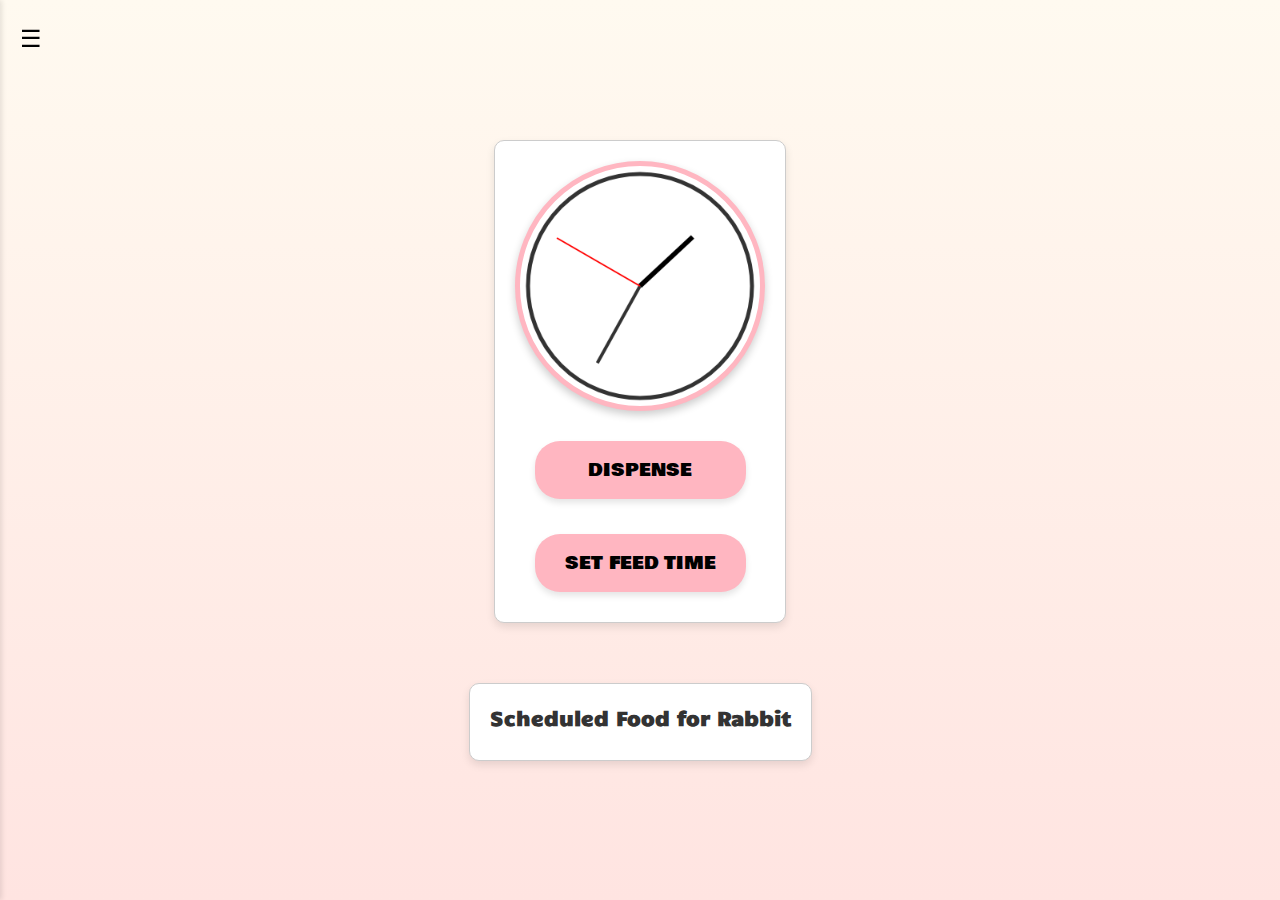
<file: index.html>
<!DOCTYPE html>
<html lang="en">
<head>
    <meta charset="UTF-8" />
    <meta name="viewport" content="width=device-width, initial-scale=1.0" />
    <title>Responsive Clock</title>
    <link rel="stylesheet" href="style.css" />

    <!-- Google Fonts -->
    <link rel="preconnect" href="https://fonts.googleapis.com" />
    <link rel="preconnect" href="https://fonts.gstatic.com" crossorigin />
    <link href="https://fonts.googleapis.com/css2?family=Bowlby+One&family=Candal&display=swap" rel="stylesheet" />
</head>
<body>
    <!-- Sidebar -->
    <div class="sidebar" id="sidebar">
        <div class="toggle-icon" id="toggleIcon">&#9776;</div> <!-- Hamburger Icon -->
        <h2>Menu</h2>
        <ul>
            <li><a href="database.html">Data Logs</a></li>
            <li><a href="AboutUs.html">About Us</a></li>
        </ul>
    </div>

    <!-- Main Content -->
    <div class="main-content">
        <div class="container">
            <!-- Clock and Buttons Container -->
            <div class="clock-buttons-container">
                <canvas id="canvasClock" width="300" height="300"></canvas>
                <div class="button-container">
                    <button id="dispense">DISPENSE</button>
                    <button id="setFeedTime" onclick="location.href='setfeedtime.html'">SET FEED TIME</button>
                </div>
            </div>

            <!-- Scheduled Food Section -->
            <div class="scheduled-food-container">
                <h2>Scheduled Food for Rabbit</h2>
                <ul id="scheduledFoodList"></ul>
            </div>
        </div>
    </div>

    <!-- External Scripts -->
    <script src="sidebar.js"></script>
    <script src="script.js"></script>

    <!-- Inline Script: Load Scheduled Times -->
    <script>
        document.addEventListener('DOMContentLoaded', loadScheduledTimes);

        function loadScheduledTimes() {
            const scheduledTimes = JSON.parse(localStorage.getItem('scheduledTimes')) || [];
            const scheduledFoodList = document.getElementById('scheduledFoodList');
            scheduledFoodList.innerHTML = '';

            scheduledTimes.forEach((time, index) => {
                const listItem = document.createElement('li');
                listItem.textContent = `${time.date} at ${time.time}`;

                const deleteButton = document.createElement('button');
                deleteButton.textContent = 'Delete';
                deleteButton.onclick = () => deleteScheduledTime(index);

                listItem.appendChild(deleteButton);
                scheduledFoodList.appendChild(listItem);
            });
        }

        function deleteScheduledTime(index) {
            const scheduledTimes = JSON.parse(localStorage.getItem('scheduledTimes')) || [];
            scheduledTimes.splice(index, 1);
            localStorage.setItem('scheduledTimes', JSON.stringify(scheduledTimes));
            loadScheduledTimes();
        }
    </script>
</body>
</html>
</file>
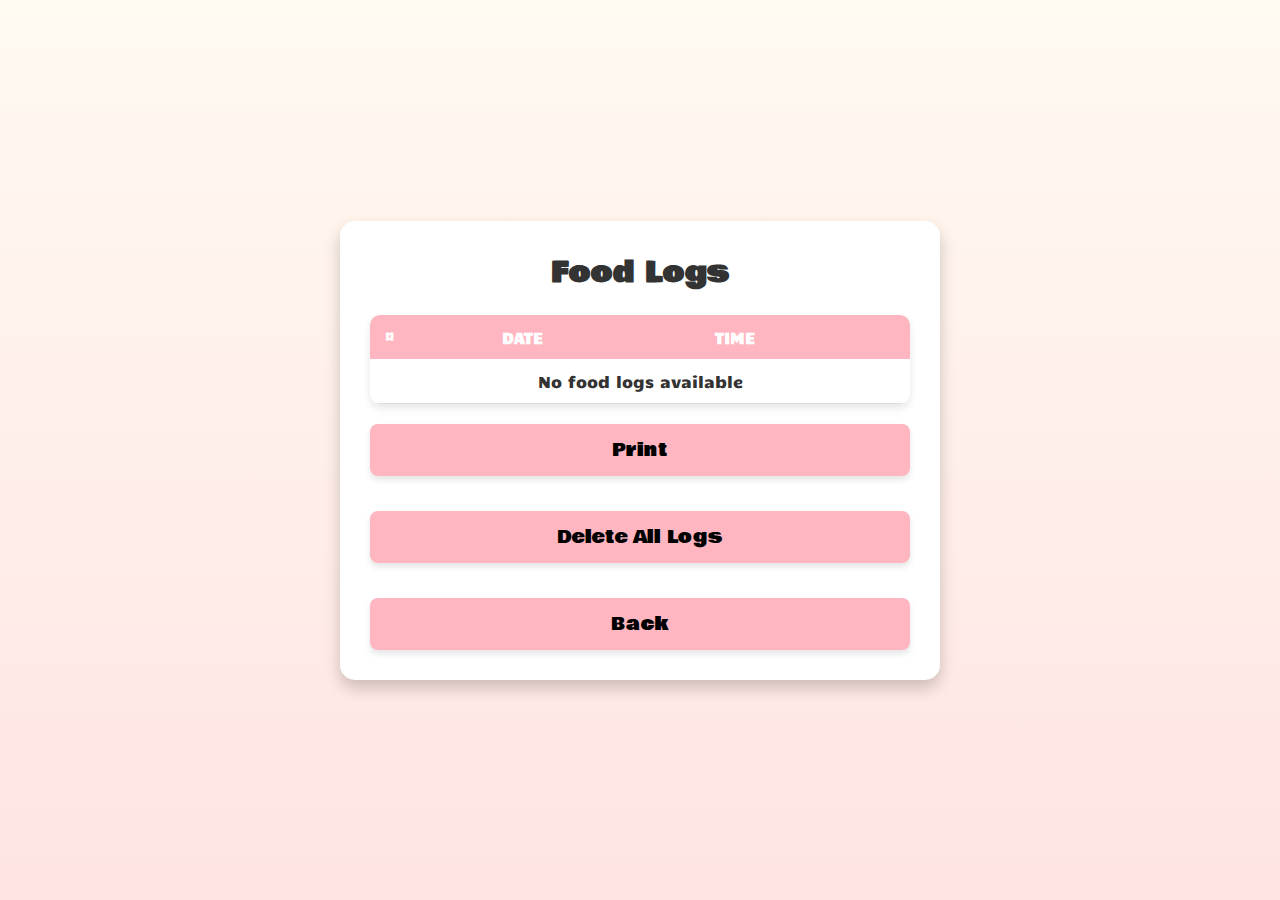
<file: database.html>
<!DOCTYPE html>
<html lang="en">
<head>
    <meta charset="UTF-8">
    <meta name="viewport" content="width=device-width, initial-scale=1.0">
    <title>Food Logs</title>
    <link rel="stylesheet" href="database.css">
    <link rel="preconnect" href="https://fonts.googleapis.com">
    <link rel="preconnect" href="https://fonts.gstatic.com" crossorigin>
    <link href="https://fonts.googleapis.com/css2?family=Bowlby+One&family=Candal&display=swap" rel="stylesheet">
    <style>
        /* Modal Styles */
        .modal {
            display: none; /* Hidden by default */
            position: fixed;
            z-index: 1000;
            left: 0;
            top: 0;
            width: 100%;
            height: 100%;
            background-color: rgba(0, 0, 0, 0.5); /* Semi-transparent background */
            justify-content: center;
            align-items: center;
            animation: fadeIn 0.3s ease-in-out; /* Fade-in animation for modal */
        }

        .modal-content {
            background-color: #fff;
            padding: 20px;
            border-radius: 10px;
            text-align: center;
            box-shadow: 0 4px 8px rgba(0, 0, 0, 0.2);
            width: 300px;
            font-family: "Candal", sans-serif; /* Ensure consistent font for modal content */
            animation: slideDown 0.4s ease-in-out; /* Slide-down animation for modal content */
        }

        .modal-content h2 {
            margin-bottom: 20px;
            font-size: 18px;
            font-family: "Candal", sans-serif; /* Ensure consistent font for the heading */
        }

        .modal-buttons {
            display: flex;
            justify-content: space-around;
            margin-top: 20px;
        }

        .modal-buttons button {
            padding: 10px 20px;
            border: none;
            border-radius: 5px;
            cursor: pointer;
            font-size: 16px;
            font-family: "Candal", sans-serif; /* Ensure consistent font for all buttons */
            transition: transform 0.2s ease, background-color 0.3s ease; /* Add hover animation */
        }

        .modal-buttons .confirm {
            background-color: #FF6347; /* Tomato color */
            color: white;
        }

        .modal-buttons .cancel {
            background-color: #ccc;
            color: black;
        }

        .modal-buttons button:hover {
            transform: scale(1.1); /* Slightly enlarge button on hover */
            opacity: 0.9;
        }

        /* Table Row Animation */
        tbody tr {
            animation: fadeIn 0.5s ease-in-out; /* Fade-in animation for table rows */
        }

        /* Button Animation */
        .action-button {
            transition: transform 0.2s ease, background-color 0.3s ease; /* Add hover animation */
        }

        .action-button:hover {
            transform: scale(1.05); /* Slightly enlarge button on hover */
            background-color: #FF69B4; /* Change color on hover */
        }

        /* Page Transition Animation */
        .fade-out {
            animation: fadeOut 0.5s ease-in-out forwards; /* Fade-out animation */
        }

        /* Keyframes for Animations */
        @keyframes fadeIn {
            from {
                opacity: 0;
            }
            to {
                opacity: 1;
            }
        }

        @keyframes slideDown {
            from {
                transform: translateY(-20px);
                opacity: 0;
            }
            to {
                transform: translateY(0);
                opacity: 1;
            }
        }

        @keyframes fadeOut {
            from {
                opacity: 1;
            }
            to {
                opacity: 0;
            }
        }
    </style>
</head>
<body>
    <div class="container">
        <h1>Food Logs</h1>

        <!-- Table to Display Data -->
        <table id="dataTable">
            <thead>
                <tr>
                    <th>#</th>
                    <th>Date</th>
                    <th>Time</th>
                </tr>
            </thead>
            <tbody>
                <!-- Rows will be dynamically added here -->
            </tbody>
        </table>

        <!-- Buttons -->
        <div class="button-group">
            <button class="action-button" onclick="printLogs()">Print</button>
            <button class="action-button" onclick="showDeleteModal()">Delete All Logs</button>
            <button class="action-button" onclick="navigateToIndex()">Back</button>
        </div>
    </div>

    <!-- Modal for Delete Confirmation -->
    <div id="deleteModal" class="modal">
        <div class="modal-content">
            <h2>Are you sure you want to delete all food logs?</h2>
            <div class="modal-buttons">
                <button class="confirm" onclick="confirmDeleteLogs()">Yes</button>
                <button class="cancel" onclick="closeDeleteModal()">No</button>
            </div>
        </div>
    </div>

    <script>
        document.addEventListener('DOMContentLoaded', loadFoodLogs);

        // Function to load food logs from localStorage
        function loadFoodLogs() {
            const foodLogs = JSON.parse(localStorage.getItem('foodLogs')) || [];
            const dataTable = document.getElementById('dataTable').querySelector('tbody');
            dataTable.innerHTML = ''; // Clear the table

            if (foodLogs.length === 0) {
                const row = document.createElement('tr');
                row.innerHTML = `
                    <td colspan="3" style="text-align: center;">No food logs available</td>
                `;
                dataTable.appendChild(row);
            } else {
                foodLogs.forEach((log, index) => {
                    const row = document.createElement('tr');
                    row.innerHTML = `
                        <td>${index + 1}</td>
                        <td>${log.date}</td>
                        <td>${log.time}</td>
                    `;
                    dataTable.appendChild(row);
                });
            }
        }

        // Function to print the logs
        function printLogs() {
            const originalContent = document.body.innerHTML;
            const printContent = document.querySelector('.container').innerHTML;
            document.body.innerHTML = printContent;
            window.print();
            document.body.innerHTML = originalContent;
        }

        // Show the delete confirmation modal
        function showDeleteModal() {
            document.getElementById('deleteModal').style.display = 'flex';
        }

        // Close the delete confirmation modal
        function closeDeleteModal() {
            document.getElementById('deleteModal').style.display = 'none';
        }

        // Confirm delete all logs
        function confirmDeleteLogs() {
            localStorage.removeItem('foodLogs'); // Remove logs from localStorage
            loadFoodLogs(); // Refresh the table
            closeDeleteModal(); // Close the modal
        }

        // Navigate to index.html with animation
        function navigateToIndex() {
            document.body.classList.add('fade-out'); // Add fade-out animation
            setTimeout(() => {
                location.href = 'index.html'; // Redirect to the main page
            }, 500); // Match the duration of the fade-out animation
        }
    </script>
</body>
</html>
</file>
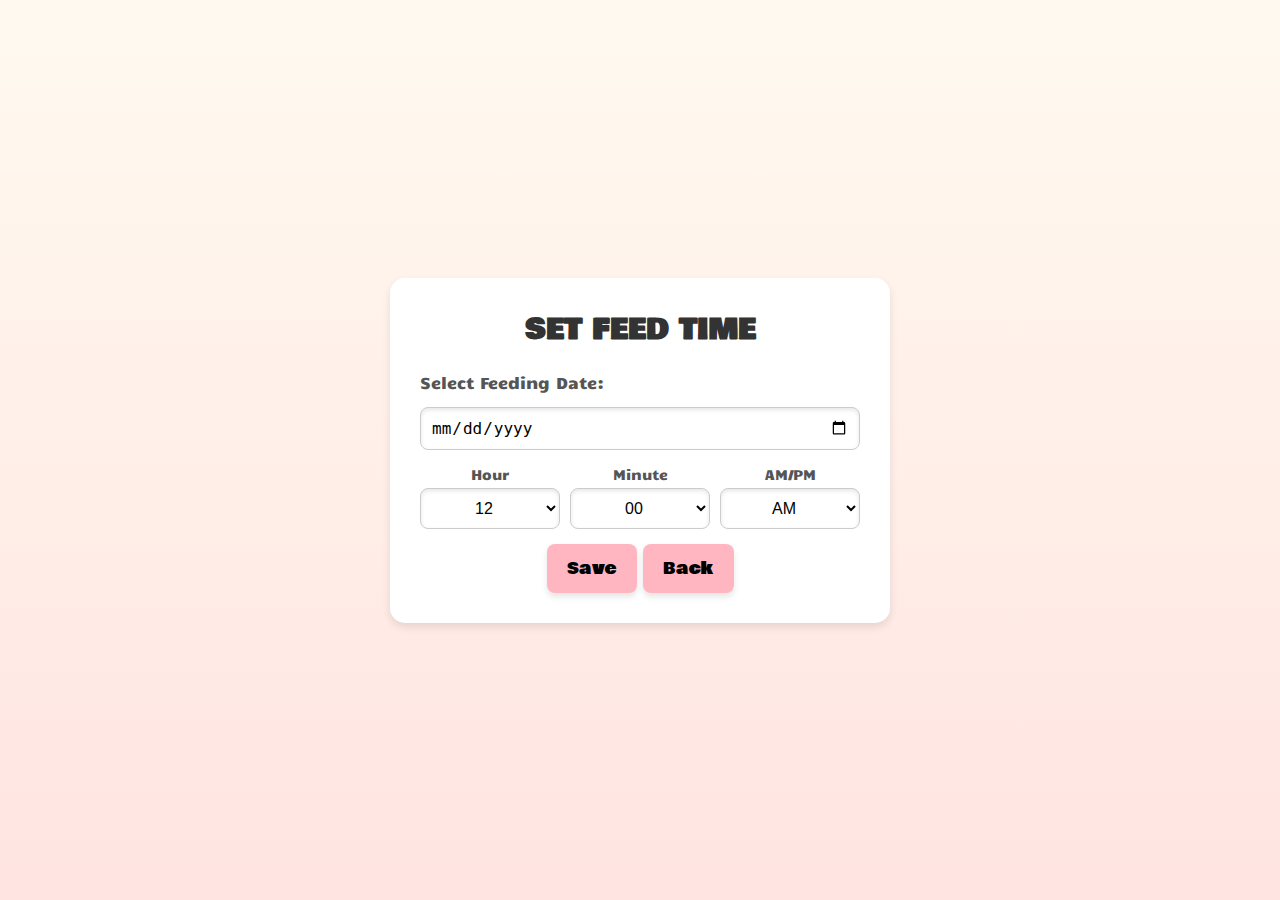
<file: setfeedtime.html>
<!DOCTYPE html>
<html lang="en">
<head>
    <meta charset="UTF-8">
    <meta name="viewport" content="width=device-width, initial-scale=1.0">
    <title>Set Feed Time</title>
    <link rel="stylesheet" href="setfeedtime.css">
    <link rel="preconnect" href="https://fonts.googleapis.com">
    <link rel="preconnect" href="https://fonts.gstatic.com" crossorigin>
    <link href="https://fonts.googleapis.com/css2?family=Bowlby+One&family=Candal&display=swap" rel="stylesheet">
</head>
<body>
    <div class="container">
        <!-- Main Heading -->
        <h1>SET FEED TIME</h1>

        <!-- Clock and Buttons -->
        <form id="feedTimeForm">
            <!-- Date Selection -->
            <label for="feedDate">Select Feeding Date:</label>
            <input type="date" id="feedDate" name="feedDate" required>

            <!-- Time Picker -->
            <div class="time-picker">
                <div class="time-picker-row">
                    <!-- Hour -->
                    <div>
                        <label for="feedHour">Hour</label>
                        <select id="feedHour" name="feedHour">
                            <option value="12">12</option>
                            <option value="1">1</option>
                            <option value="2">2</option>
                            <option value="3">3</option>
                            <option value="4">4</option>
                            <option value="5">5</option>
                            <option value="6">6</option>
                            <option value="7">7</option>
                            <option value="8">8</option>
                            <option value="9">9</option>
                            <option value="10">10</option>
                            <option value="11">11</option>
                        </select>
                    </div>

                    <!-- Minute -->
                    <div>
                        <label for="feedMinute">Minute</label>
                        <select id="feedMinute" name="feedMinute">
                            <script>
                                for (let i = 0; i < 60; i++) {
                                    const value = i < 10 ? `0${i}` : i; // Add leading zero for single digits
                                    document.write(`<option value="${value}">${value}</option>`);
                                }
                            </script>
                        </select>
                    </div>

                    <!-- AM/PM -->
                    <div>
                        <label for="feedAmPm">AM/PM</label>
                        <select id="feedAmPm" name="feedAmPm">
                            <option value="AM">AM</option>
                            <option value="PM">PM</option>
                        </select>
                    </div>
                </div>
            </div>

            <!-- Buttons -->
            <div class="button-group">
                <button type="submit" form="feedTimeForm">Save</button>
                <button type="button" onclick="location.href='index.html'">Back</button>
            </div>
        </form>
    </div>

    <script>
        document.getElementById('feedTimeForm').addEventListener('submit', function (event) {
            event.preventDefault(); // Prevent form submission

            // Get selected date and time
            const feedDate = document.getElementById('feedDate').value;
            const feedHour = document.getElementById('feedHour').value;
            const feedMinute = document.getElementById('feedMinute').value;
            const feedAmPm = document.getElementById('feedAmPm').value;

            // Validate date and time
            if (!feedDate) {
                alert('Please select a valid date.');
                return;
            }

            const feedTime = `${feedHour}:${feedMinute} ${feedAmPm}`;

            // Save the feeding schedule to `scheduledTimes` (for index.html)
            const scheduledTime = { date: feedDate, time: feedTime };
            const scheduledTimes = JSON.parse(localStorage.getItem('scheduledTimes')) || [];
            scheduledTimes.push(scheduledTime);
            localStorage.setItem('scheduledTimes', JSON.stringify(scheduledTimes));

            // Also save the feeding schedule to `foodLogs` (for database.html)
            const foodLogs = JSON.parse(localStorage.getItem('foodLogs')) || [];
            foodLogs.push(scheduledTime);
            localStorage.setItem('foodLogs', JSON.stringify(foodLogs));

            location.href = 'index.html'; // Redirect to the main page
        });
    </script>
</body>
</html>
</file>
<file: style.css>
/* General Reset */
* {
    margin: 0;
    padding: 0;
    box-sizing: border-box;
}

body {
    margin: 0;
    font-family: 'Candal', Arial, sans-serif; /* Default font for the body */
    color: #000;
    display: flex;
    flex-direction: column;
    align-items: center;
    justify-content: center;
    min-height: 100vh;
    background: linear-gradient(to bottom, #FFFAF0, #FFE4E1); /* Soft pastel gradient */
}

/* Header Styles */
h1, h2 {
    font-family: 'Bowlby One', cursive; /* Apply Bowlby One font to headers */
    color: #333;
    text-align: center;
    margin-bottom: 20px;
}

h2 {
    font-size: 20px;
}

/* Clock Canvas */
#canvasClock {
    display: block;
    margin: 0 auto;
    width: 100%;
    max-width: 250px;
    height: auto;
    border: 5px solid #FFB6C1;
    border-radius: 50%;
    box-shadow: 0 4px 8px rgba(0, 0, 0, 0.2);
    background-color: #FFF;
}

/* Buttons */
button {
    font-family: 'Bowlby One', cursive; /* Apply Bowlby One font to buttons */
    margin: 10px auto;
    padding: 15px 30px;
    font-size: 18px;
    border: none;
    border-radius: 25px;
    background-color: #FFB6C1;
    color: black; /* Set button text color to black */
    cursor: pointer;
    width: 100%;
    max-width: 250px;
    text-align: center;
    white-space: nowrap;
    box-shadow: 0 4px 6px rgba(0, 0, 0, 0.1);
    transition: background-color 0.3s ease, transform 0.2s ease;
}

button:hover {
    background-color: #FF69B4;
}

button:active {
    transform: scale(0.95);
}

/* Delete Button */
.delete-button {
    margin-left: 10px;
    padding: 5px 10px;
    font-size: 14px;
    color: black; /* Set delete button text color to black */
    background-color: #FF6B6B;
    border: none;
    border-radius: 5px;
    cursor: pointer;
    transition: background-color 0.3s ease;
}

.delete-button:hover {
    background-color: #FF4C4C;
}

/* Button Container */
.button-container {
    display: flex;
    flex-direction: column;
    align-items: center;
    gap: 15px;
    margin-top: 20px;
}

/* Clock and Buttons Container */
.clock-buttons-container {
    display: flex;
    flex-direction: column;
    align-items: center;
    margin-bottom: 20px;
    padding: 20px;
    border: 1px solid #ccc;
    border-radius: 10px;
    background: #FFF;
    box-shadow: 0 4px 8px rgba(0, 0, 0, 0.1);
}

/* Scheduled Food Section */
.scheduled-food-container {
    margin-top: 20px;
    padding: 20px;
    border: 1px solid #ccc;
    border-radius: 10px;
    background: #FFF;
    box-shadow: 0 4px 8px rgba(0, 0, 0, 0.1);
    text-align: center;
}

.scheduled-food-container h2 {
    font-size: 20px;
    color: #333;
    margin-bottom: 10px;
    font-family: 'Candal', Arial, sans-serif; /* Apply Candal font to section headers */
}

.scheduled-food-container ul {
    list-style: none;
    padding: 0;
    margin: 0;
}

.scheduled-food-container li {
    font-size: 16px;
    color: #555;
    margin: 5px 0;
    padding: 10px;
    border: 1px solid #ccc;
    border-radius: 5px;
    background: #f9f9f9;
    box-shadow: 0 2px 4px rgba(0, 0, 0, 0.1);
}

/* Layout */
.container {
    display: flex;
    flex-direction: column; /* Default to vertical layout */
    align-items: center; /* Center all child elements horizontally */
    justify-content: center; /* Center the content vertically */
    gap: 20px; /* Space between elements */
    width: 100%; /* Ensure the container spans the full width */
}

/* Sidebar Styles */
.sidebar {
    position: fixed;
    top: 0;
    left: -250px; /* Initially hidden */
    width: 250px;
    height: 100%;
    background-color: #FFB6C1; /* Soft pink background */
    padding: 20px;
    box-shadow: 2px 0 5px rgba(0, 0, 0, 0.1);
    font-family: 'Bowlby One', cursive;
    transition: left 0.3s ease; /* Smooth slide-in effect */
    z-index: 1000;
    display: flex;
    flex-direction: column;
    justify-content: flex-start; /* Align items to the top */
    align-items: flex-start; /* Align items to the left */
}

.sidebar.open {
    left: 0; /* Slide in when open */
}

.sidebar h2 {
    font-size: 24px;
    color: #333;
    margin-bottom: 20px;
    text-align: center;
    width: 100%;
}

.sidebar ul {
    list-style: none;
    padding: 0;
    margin: 0;
    width: 100%;
}

.sidebar ul li {
    margin-bottom: 15px;
}

.sidebar ul li a {
    text-decoration: none;
    font-size: 18px;
    color: black;
    display: block;
    padding: 10px 15px;
    border-radius: 5px;
    transition: background-color 0.3s ease, color 0.3s ease;
}

.sidebar ul li a:hover {
    background-color: #FF69B4; /* Slightly darker pink on hover */
    color: white;
}

/* Toggle Icon */
.toggle-icon {
    font-size: 24px;
    color: black;
    cursor: pointer;
    position: fixed;
    top: 20px; /* Add space from the top */
    left: 20px; /* Add space from the left */
    background: none; /* Remove the pink background */
    border: none; /* Remove the border */
    padding: 0; /* Remove padding */
    z-index: 1100; /* Ensure it appears above the sidebar */
    transition: transform 0.3s ease;
}

.toggle-icon:hover {
    transform: scale(1.1); /* Slightly enlarge on hover */
}

/* Main Content Styles */
.main-content {
    margin-left: 0; /* No margin when sidebar is hidden */
    padding: 20px;
    font-family: 'Candal', Arial, sans-serif;
    transition: margin-left 0.3s ease; /* Smooth transition when sidebar opens */
}

.sidebar.open ~ .main-content {
    margin-left: 250px; /* Shift content when sidebar is open */
}

/* Responsive Design for Mobile */
@media (max-width: 600px) {
    #canvasClock {
        max-width: 200px; /* Smaller clock for mobile */
    }

    button {
        padding: 12px 25px; /* Adjust padding for smaller screens */
        font-size: 16px; /* Adjust font size for smaller screens */
        max-width: 200px; /* Ensure buttons fit on smaller screens */
    }

    .button-container {
        gap: 10px; /* Reduce gap between buttons for smaller screens */
    }

    .container {
        align-items: center; /* Ensure content is centered horizontally */
        gap: 15px; /* Reduce gap for smaller screens */
    }
}

@media (max-width: 768px) {
    .sidebar {
        width: 100%; /* Sidebar covers the entire screen on mobile */
        left: -100%; /* Initially hidden */
    }

    .sidebar.open {
        left: 0; /* Slide in from the left */
    }

    .main-content {
        margin-left: 0; /* No margin shift on mobile */
    }

    .toggle-icon {
        top: 10px; /* Adjust position for smaller screens */
        left: 10px; /* Keep it on the left */
    }
}
</file>
<file: database.css>
/* General Reset */
* {
    margin: 0;
    padding: 0;
    box-sizing: border-box;
}

/* Body Styles */
body {
    font-family: 'Candal', Arial, sans-serif;
    background: linear-gradient(to bottom, #FFFAF0, #FFE4E1); /* Soft pastel gradient */
    color: #333;
    display: flex;
    justify-content: center;
    align-items: center;
    min-height: 100vh;
    padding: 20px;
}

/* Container Styles */
.container {
    background: #FFF;
    padding: 30px;
    border-radius: 15px;
    box-shadow: 0 8px 16px rgba(0, 0, 0, 0.2); /* Stronger shadow for a modern look */
    text-align: center;
    max-width: 600px;
    width: 100%;
    animation: fadeIn 0.5s ease-in-out; /* Add a fade-in animation */
}

/* Header Styles */
h1 {
    font-family: 'Bowlby One', cursive;
    font-size: 28px;
    color: #333;
    margin-bottom: 20px;
}

/* Button Group */
.button-group {
    display: flex;
    flex-direction: column;
    gap: 15px;
}

/* Button Styles */
.action-button {
    font-family: 'Bowlby One', cursive;
    font-size: 18px;
    padding: 12px 20px;
    color: black; /* Black text for better readability */
    background-color: #FFB6C1; /* Soft pink background */
    border: none;
    border-radius: 8px;
    cursor: pointer;
    transition: transform 0.2s ease, background-color 0.3s ease, box-shadow 0.3s ease;
    box-shadow: 0 4px 6px rgba(0, 0, 0, 0.1); /* Subtle shadow */
    margin-top: 20px;
}

.action-button:hover {
    background-color: #FF69B4; /* Slightly darker pink on hover */
    transform: scale(1.05); /* Slightly enlarge the button on hover */
    box-shadow: 0 6px 10px rgba(0, 0, 0, 0.2); /* Stronger shadow on hover */
}

.action-button:active {
    transform: scale(0.95); /* Slightly shrink the button on click */
    box-shadow: 0 2px 4px rgba(0, 0, 0, 0.1); /* Reduce shadow on click */
}

/* Table Styles */
table {
    width: 100%;
    border-collapse: collapse;
    margin-top: 20px;
    font-size: 16px;
    text-align: left;
    border-radius: 10px;
    overflow: hidden;
    box-shadow: 0 4px 8px rgba(0, 0, 0, 0.1); /* Add shadow to the table */
}

thead {
    background-color: #FFB6C1; /* Soft pink header */
    color: white;
}

thead th {
    padding: 12px 15px;
    font-weight: bold;
    text-transform: uppercase;
}

tbody tr {
    border-bottom: 1px solid #ddd;
}

tbody tr:nth-child(even) {
    background-color: #f9f9f9; /* Light gray for even rows */
}

tbody tr:hover {
    background-color: #f1f1f1; /* Slightly darker gray on hover */
}

tbody td {
    padding: 12px 15px;
}

/* Fade-in Animation */
@keyframes fadeIn {
    from {
        opacity: 0;
        transform: translateY(-20px);
    }
    to {
        opacity: 1;
        transform: translateY(0);
    }
}

/* Responsive Design */
@media (max-width: 600px) {
    .container {
        padding: 20px;
        max-width: 90%; /* Adjust container width for smaller screens */
    }

    h1 {
        font-size: 24px; /* Adjust header font size for mobile */
    }

    .action-button {
        font-size: 16px; /* Adjust button font size for mobile */
        padding: 10px 15px; /* Adjust button padding for mobile */
    }

    table {
        font-size: 14px; /* Adjust table font size for mobile */
    }
}
</file>
<file: setfeedtime.css>
/* General Reset */
* {
    margin: 0;
    padding: 0;
    box-sizing: border-box;
}

/* General Styles */
body {
    font-family: 'Candal', Arial, sans-serif; /* Default font for the body */
    background: linear-gradient(to bottom, #FFFAF0, #FFE4E1); /* Soft pastel gradient */
    color: #000;
    display: flex;
    justify-content: center;
    align-items: center;
    min-height: 100vh;
    padding: 20px; /* Add padding around the body */
}

/* Container Styles */
.container {
    background: #FFF;
    padding: 30px;
    border-radius: 15px;
    box-shadow: 0 4px 8px rgba(0, 0, 0, 0.1);
    max-width: 500px; /* Limit the container width */
    width: 100%; /* Make it responsive */
    margin: 20px; /* Add space around the container */
    text-align: center;
}

/* Header Styles */
h1 {
    font-family: 'Bowlby One', cursive; /* Apply Bowlby One font to the header */
    color: #333;
    font-size: 28px;
    margin-bottom: 20px;
}

/* Form Styles */
form {
    display: flex;
    flex-direction: column;
    gap: 15px; /* Add spacing between form elements */
}

label {
    font-size: 16px;
    color: #555;
    text-align: left;
}

input[type="date"], select, input[type="text"] {
    padding: 10px;
    font-size: 16px;
    border: 1px solid #ccc;
    border-radius: 8px;
    width: 100%;
    box-sizing: border-box;
    background: #FFF;
    box-shadow: inset 0 2px 4px rgba(0, 0, 0, 0.1);
    transition: border-color 0.3s ease, box-shadow 0.3s ease;
}

input[type="date"]:focus, select:focus, input[type="text"]:focus {
    border-color: #FFB6C1;
    box-shadow: 0 0 8px rgba(255, 182, 193, 0.5);
    outline: none;
}

/* Button Styles */
button {
    font-family: 'Bowlby One', cursive; /* Apply Bowlby One font to buttons */
    padding: 12px 20px;
    font-size: 16px;
    color: black; /* Set button text color to black */
    background-color: #FFB6C1; /* Soft pink background */
    border: none;
    border-radius: 8px;
    cursor: pointer;
    transition: background-color 0.3s ease, transform 0.2s ease;
    box-shadow: 0 4px 6px rgba(0, 0, 0, 0.1);
}

button:hover {
    background-color: #FF69B4; /* Slightly darker pink on hover */
}

button:active {
    transform: scale(0.95); /* Add a press effect */
}

/* Time Picker Styles */
.time-picker {
    display: flex;
    flex-direction: column;
    gap: 10px;
}

.time-picker-row {
    display: flex;
    flex-direction: row; /* Keep dropdowns horizontal */
    gap: 10px;
    justify-content: space-between;
    flex-wrap: wrap; /* Allow wrapping if space is limited */
}

.time-picker-row div {
    flex: 1;
    text-align: center;
    min-width: 100px; /* Ensure dropdowns have a minimum width */
}

.time-picker-row label {
    display: block;
    text-align: center;
    font-size: 14px;
    margin-bottom: 5px; /* Add spacing between label and dropdown */
}

.time-picker select {
    padding: 10px;
    font-size: 16px;
    border: 1px solid #ccc;
    border-radius: 8px;
    background: #FFF;
    box-shadow: inset 0 2px 4px rgba(0, 0, 0, 0.1);
    transition: border-color 0.3s ease, box-shadow 0.3s ease;
    text-align: center; /* Center text inside dropdowns */
    width: 100%; /* Make dropdowns responsive */
}

.time-picker select:focus {
    border-color: #FFB6C1;
    box-shadow: 0 0 8px rgba(255, 182, 193, 0.5);
    outline: none;
}

/* Responsive Design */
@media (max-width: 600px) {
    .container {
        padding: 20px;
        max-width: 90%; /* Adjust container width for smaller screens */
    }

    h1 {
        font-size: 24px; /* Adjust header font size for mobile */
    }

    label {
        font-size: 14px; /* Adjust label font size for mobile */
    }

    select, input[type="text"], input[type="date"] {
        font-size: 14px; /* Adjust input font size for mobile */
    }

    button {
        font-size: 14px; /* Adjust button font size for mobile */
        padding: 10px 15px; /* Adjust button padding for mobile */
    }

    .time-picker-row {
        flex-direction: row; /* Keep dropdowns horizontal */
        gap: 10px;
    }

    .time-picker-row div {
        flex: 1;
        min-width: 80px; /* Ensure dropdowns fit on smaller screens */
    }
}
</file>
